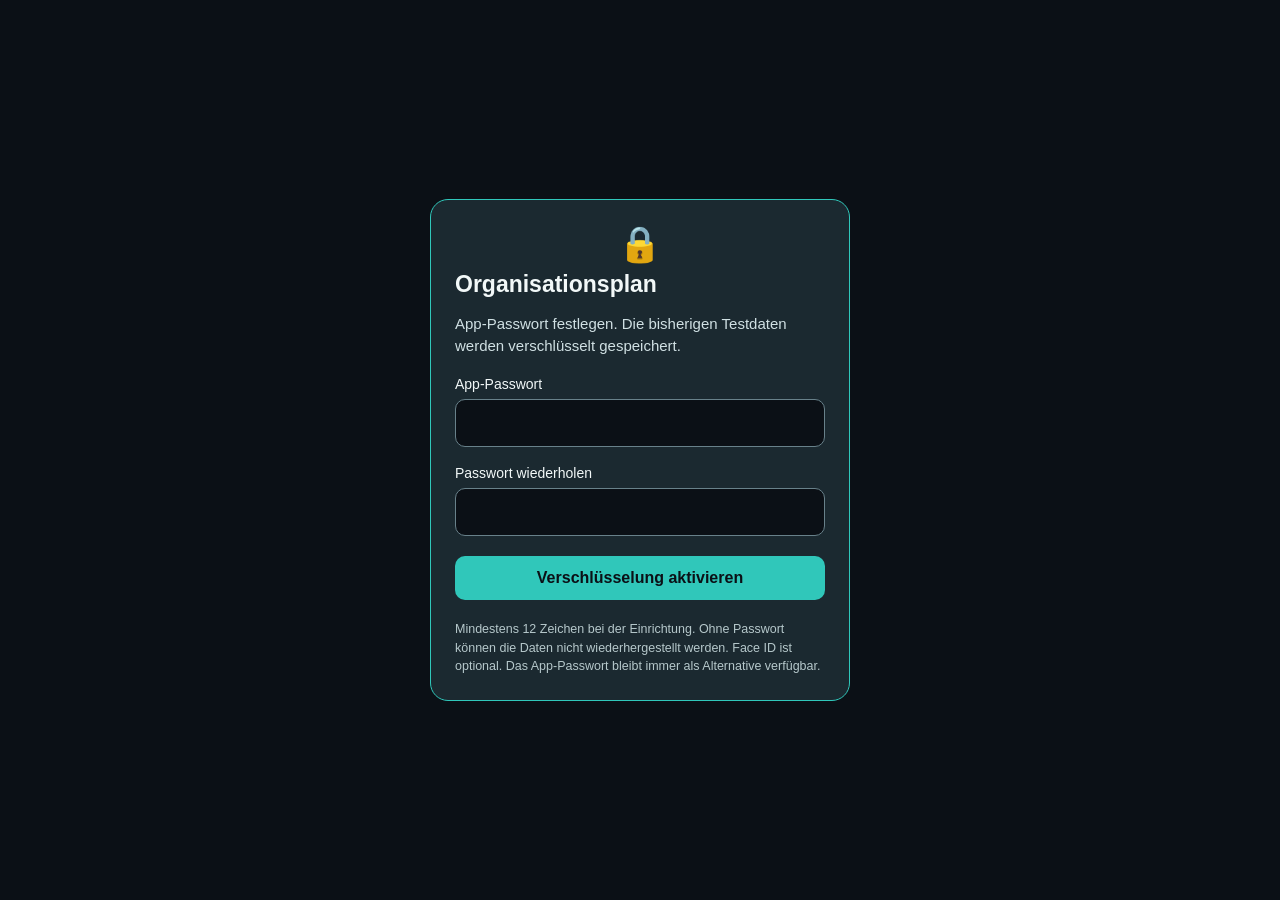
<file: index.html>
<!doctype html><html lang="de"><head><meta charset="utf-8"><meta name="viewport" content="width=device-width,initial-scale=1,viewport-fit=cover"><meta name="theme-color" content="#0B1016"><meta name="apple-mobile-web-app-capable" content="yes"><meta name="apple-mobile-web-app-title" content="Organisationsplan"><link rel="manifest" href="manifest.webmanifest"><link rel="apple-touch-icon" href="icon.svg"><title>Organisationsplan</title><link rel="stylesheet" href="style.css?v=0213face5"></head><body><main id="app"><p>Lade Organisationsplan …</p></main><nav id="tabs"><button data-tab="start">⌂<small>Start</small></button><button data-tab="bereiche">▦<small>Bereiche</small></button><button data-tab="personen">♙<small>Personen</small></button><button data-tab="suche">⌕<small>Suche</small></button><button data-tab="mehr">⋯<small>Mehr</small></button></nav><input type="file" id="excelFile" accept=".xlsx" hidden><input type="file" id="backupFile" accept=".json,application/json" hidden><script>
(function(){
 var loaded={jszip:false,excel:false,app:false},ready=false,reported=false;
 function show(code){
  if(ready||reported)return;reported=true;
  var app=document.getElementById('app');if(!app)return;
  var safe=String(code).replace(/[^a-zA-Z0-9 ._:\-]/g,'').slice(0,160);
  app.innerHTML='<section style="padding:24px;max-width:560px;margin:auto;font:16px/1.5 system-ui"><h1>Organisationsplan: Startdiagnose</h1><p>Keine Daten wurden durch diese Diagnose gelöscht.</p><p><strong>Fehlercode: '+safe+'</strong></p><p>Bitte diesen Code mitteilen. App und Website-Daten nicht löschen.</p></section>';
 }
 window.__orgplanStartupOk=function(){ready=true};
 window.__orgplanLoaded=function(name){loaded[name]=true};
 window.addEventListener('error',function(e){
  if(e.target&&e.target.tagName==='SCRIPT'){show('DATEI '+(e.target.src.split('/').pop()||'unbekannt'));return}
  show('JS '+(e.message||'unbekannt')+' ZEILE '+(e.lineno||'?'));
 },true);
 window.addEventListener('unhandledrejection',function(e){show('PROMISE '+(e.reason&&e.reason.message||'unbekannt'))});
 setTimeout(function(){if(!ready){var missing=Object.keys(loaded).filter(function(k){return !loaded[k]});show(missing.length?'NICHT GELADEN '+missing.join(','):'ALLE DATEIEN GELADEN START UNVOLLSTAENDIG')}},12000);
})();
</script><script src="jszip.min.js?v=0213face5" defer onload="window.__orgplanLoaded('jszip')" onerror="window.__orgplanLoaded('jszip')"></script><script src="excel.js?v=0213face5" defer onload="window.__orgplanLoaded('excel')"></script><script src="app.js?v=0213face5" defer onload="window.__orgplanLoaded('app')"></script></body></html>
</file>
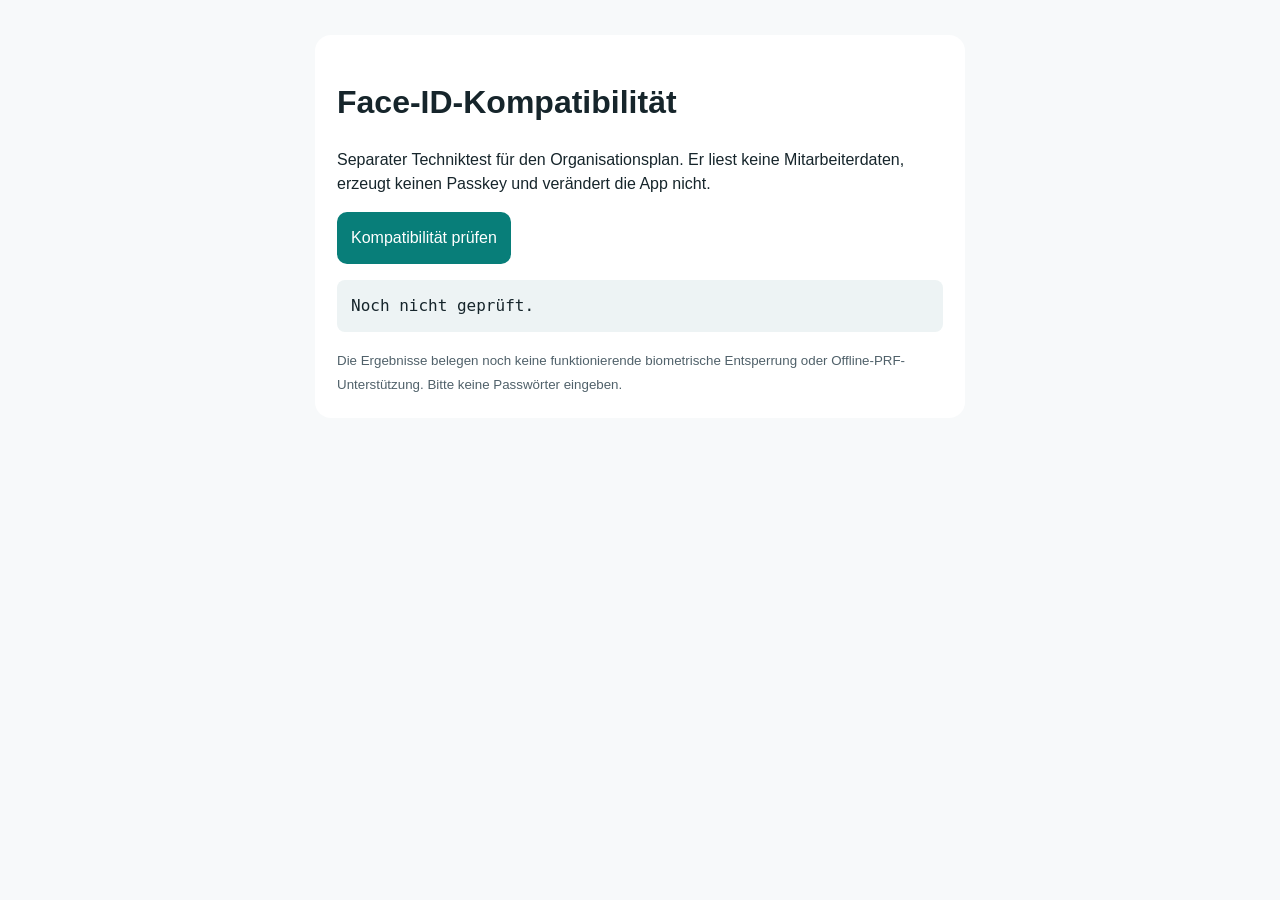
<file: faceid-kompatibilitaet.html>
<!doctype html><html lang="de"><head><meta charset="utf-8"><meta name="viewport" content="width=device-width,initial-scale=1"><title>Organisationsplan – Face-ID-Kompatibilität</title><style>body{font:16px -apple-system,BlinkMacSystemFont,sans-serif;max-width:650px;margin:35px auto;padding:0 18px;line-height:1.5;background:#f7f9fa;color:#16252b}main{background:white;padding:22px;border-radius:16px}button{background:#087e79;color:white;border:0;border-radius:10px;padding:14px;font:inherit}pre{white-space:pre-wrap;overflow-wrap:anywhere;background:#edf3f4;padding:14px;border-radius:8px}small{color:#50616a}</style></head><body><main><h1>Face-ID-Kompatibilität</h1><p>Separater Techniktest für den Organisationsplan. Er liest keine Mitarbeiterdaten, erzeugt keinen Passkey und verändert die App nicht.</p><button id="test">Kompatibilität prüfen</button><pre id="result" aria-live="polite">Noch nicht geprüft.</pre><small>Die Ergebnisse belegen noch keine funktionierende biometrische Entsperrung oder Offline-PRF-Unterstützung. Bitte keine Passwörter eingeben.</small></main><script>
const result=document.getElementById('result');document.getElementById('test').onclick=async()=>{const lines=[];lines.push('Sicherer Kontext: '+(isSecureContext?'Ja':'Nein'));lines.push('WebAuthn-Schnittstelle: '+(typeof PublicKeyCredential!=='undefined'?'Vorhanden':'Nicht vorhanden'));lines.push('Credentials-API: '+(!!navigator.credentials?'Vorhanden':'Nicht vorhanden'));if(typeof PublicKeyCredential!=='undefined'){if(typeof PublicKeyCredential.isUserVerifyingPlatformAuthenticatorAvailable==='function'){try{lines.push('Geräteauthentifikator: '+(await PublicKeyCredential.isUserVerifyingPlatformAuthenticatorAvailable()?'Verfügbar':'Nicht verfügbar'))}catch(e){lines.push('Geräteauthentifikator: Prüfung fehlgeschlagen ('+e.name+')')}}else lines.push('Geräteauthentifikator: Prüfung nicht unterstützt');if(typeof PublicKeyCredential.getClientCapabilities==='function'){try{const caps=await PublicKeyCredential.getClientCapabilities();lines.push('WebAuthn-Fähigkeiten: '+JSON.stringify(caps,null,2));lines.push('PRF gemeldet: '+(caps.prf===true?'Ja':caps.prf===false?'Nein':'Nicht ausgewiesen'))}catch(e){lines.push('WebAuthn-Fähigkeiten: Prüfung fehlgeschlagen ('+e.name+')')}}else lines.push('WebAuthn-Fähigkeiten/PRF: API nicht vorhanden oder nicht verfügbar')}result.textContent=lines.join('\n')};
</script></body></html>
</file>
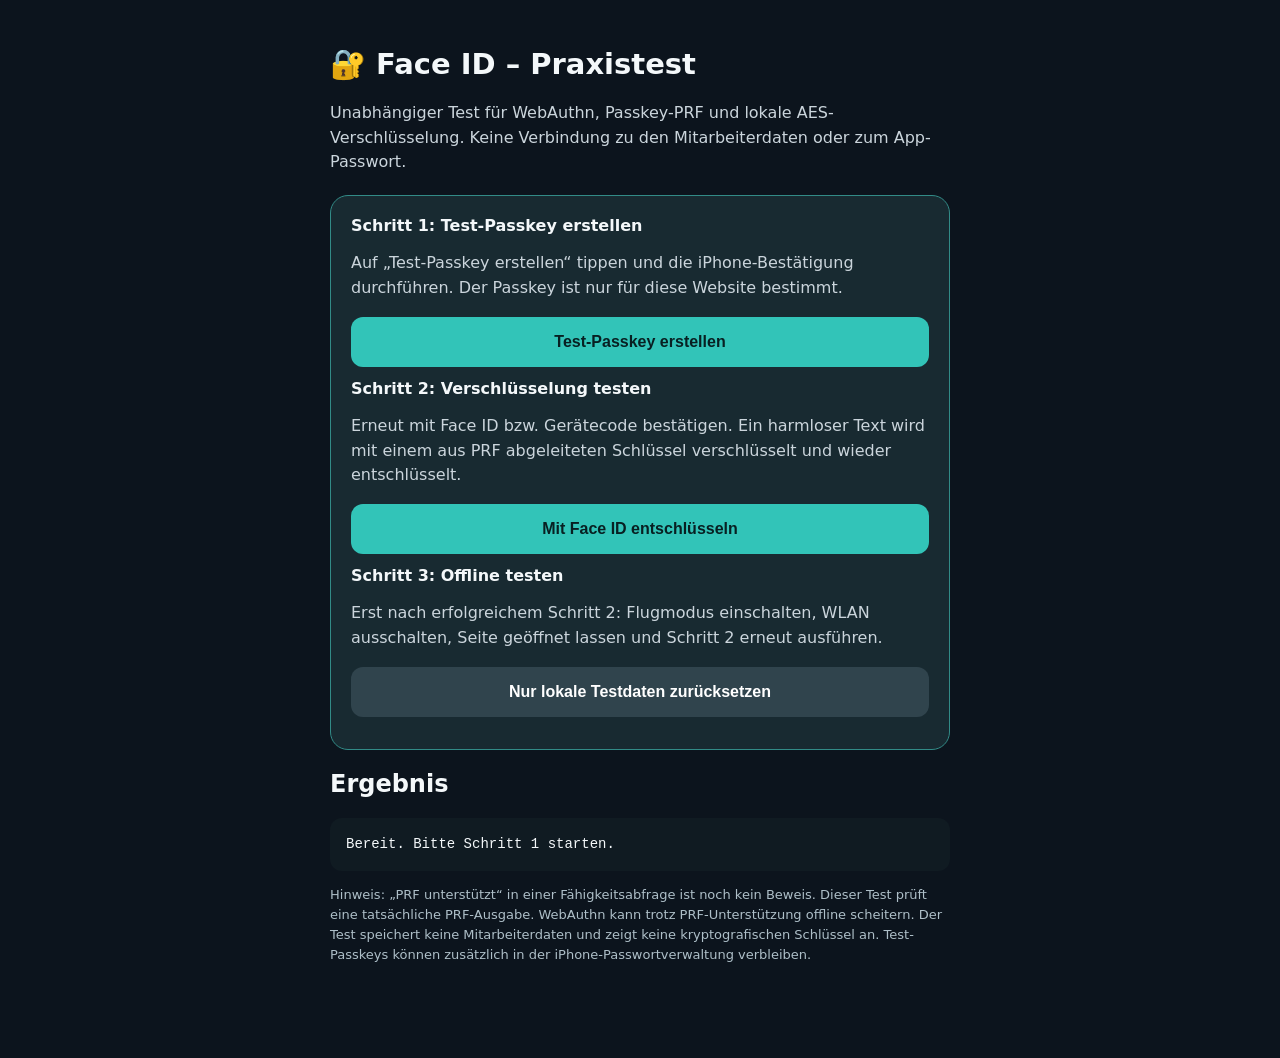
<file: faceid-prf-praxistest.html>
<!doctype html><html lang="de"><head><meta charset="utf-8"><meta name="viewport" content="width=device-width,initial-scale=1,viewport-fit=cover"><meta name="theme-color" content="#0c141d"><title>Face ID – PRF-Praxistest</title><style>:root{color-scheme:dark}*{box-sizing:border-box}body{margin:0;background:#0c141d;color:#f4f8fa;font:16px -apple-system,BlinkMacSystemFont,system-ui,sans-serif;padding:28px 18px 80px}main{max-width:620px;margin:auto}h1{font-size:29px}p{line-height:1.55;color:#cbd5dc}.panel{background:#182a31;border:1px solid #328b87;border-radius:18px;padding:20px;margin:20px 0}button{display:block;width:100%;background:#32c4b8;color:#082022;font-weight:750;border:0;border-radius:12px;padding:16px;font-size:16px;margin:12px 0}button.secondary{background:#30444d;color:white}button:disabled{opacity:.55}pre{white-space:pre-wrap;overflow-wrap:anywhere;background:#101b22;border-radius:12px;padding:16px;font-size:14px;line-height:1.5}.small{font-size:13px;color:#aebfc8}.good{color:#7de6a9}.bad{color:#ffadad}</style></head><body><main><h1>🔐 Face ID – Praxistest</h1><p>Unabhängiger Test für WebAuthn, Passkey-PRF und lokale AES-Verschlüsselung. Keine Verbindung zu den Mitarbeiterdaten oder zum App-Passwort.</p><div class="panel"><strong>Schritt 1: Test-Passkey erstellen</strong><p>Auf „Test-Passkey erstellen“ tippen und die iPhone-Bestätigung durchführen. Der Passkey ist nur für diese Website bestimmt.</p><button id="create">Test-Passkey erstellen</button><strong>Schritt 2: Verschlüsselung testen</strong><p>Erneut mit Face ID bzw. Gerätecode bestätigen. Ein harmloser Text wird mit einem aus PRF abgeleiteten Schlüssel verschlüsselt und wieder entschlüsselt.</p><button id="verify">Mit Face ID entschlüsseln</button><strong>Schritt 3: Offline testen</strong><p>Erst nach erfolgreichem Schritt 2: Flugmodus einschalten, WLAN ausschalten, Seite geöffnet lassen und Schritt 2 erneut ausführen.</p><button class="secondary" id="clear">Nur lokale Testdaten zurücksetzen</button></div><h2>Ergebnis</h2><pre id="out" aria-live="polite">Bereit. Bitte Schritt 1 starten.</pre><p class="small">Hinweis: „PRF unterstützt“ in einer Fähigkeitsabfrage ist noch kein Beweis. Dieser Test prüft eine tatsächliche PRF-Ausgabe. WebAuthn kann trotz PRF-Unterstützung offline scheitern. Der Test speichert keine Mitarbeiterdaten und zeigt keine kryptografischen Schlüssel an. Test-Passkeys können zusätzlich in der iPhone-Passwortverwaltung verbleiben.</p></main><script>
'use strict';
const $=id=>document.getElementById(id), STORE='orgplan_prf_probe_v1';
const enc=new TextEncoder(),dec=new TextDecoder();
const bytes=n=>crypto.getRandomValues(new Uint8Array(n));
const b64=b=>btoa(String.fromCharCode(...new Uint8Array(b))).replace(/\+/g,'-').replace(/\//g,'_').replace(/=+$/,'');
const unb64=s=>Uint8Array.from(atob(s.replace(/-/g,'+').replace(/_/g,'/')+'='.repeat((4-s.length%4)%4)),c=>c.charCodeAt(0));
const log=s=>{$('out').textContent=s};
const err=e=>{log('❌ '+(e?.name||'Fehler')+': '+(e?.message||String(e))+'\n\nFalls ein Passkey-Dialog abgebrochen wurde, bitte erneut versuchen.');};
const load=()=>{try{return JSON.parse(localStorage.getItem(STORE)||'null')}catch{return null}};
const save=x=>localStorage.setItem(STORE,JSON.stringify(x));
const rp=location.hostname;
async function derive(prf,salt){const raw=await crypto.subtle.digest('SHA-256',new Uint8Array([...enc.encode('Organisationsplan PRF Test v1'),...new Uint8Array(prf),...new Uint8Array(salt)]));return crypto.subtle.importKey('raw',raw,{name:'AES-GCM'},false,['encrypt','decrypt'])}
function check(){if(!isSecureContext||!window.PublicKeyCredential||!navigator.credentials||!crypto.subtle)throw Error('HTTPS, WebAuthn oder Web Crypto nicht verfügbar.');if(location.protocol==='file:')throw Error('Bitte über die GitHub-Pages-HTTPS-Adresse öffnen, nicht als lokale Datei.');}
async function create(){try{check();$('create').disabled=true;log('Passkey-Erstellung wird gestartet …');const user=bytes(24),salt=bytes(32);const credential=await navigator.credentials.create({publicKey:{challenge:bytes(32),rp:{name:'Organisationsplan – unabhängiger PRF-Test',id:rp},user:{id:user,name:'prf-test-'+b64(user).slice(0,8),displayName:'PRF-Test (keine Personendaten)'},pubKeyCredParams:[{type:'public-key',alg:-7},{type:'public-key',alg:-257}],timeout:90000,authenticatorSelection:{authenticatorAttachment:'platform',residentKey:'preferred',userVerification:'required'},attestation:'none',extensions:{prf:{eval:{first:salt}}}}});if(!credential)throw Error('Kein Passkey erstellt.');const results=credential.getClientExtensionResults?.()||{};const prf=results.prf||{};save({id:b64(credential.rawId),salt:b64(salt)});log('✅ Test-Passkey erstellt.\nPRF bei Erstellung: '+(prf.enabled===true?'aktiv':prf.enabled===false?'nicht unterstützt':'nicht ausgewiesen')+'\nPRF-Ausgabe bei Erstellung: '+(prf.results?.first?'vorhanden':'nicht vorhanden')+'\n\nJetzt Schritt 2 ausführen.');}catch(e){err(e)}finally{$('create').disabled=false}}
async function verify(){try{check();$('verify').disabled=true;const state=load();if(!state)throw Error('Bitte zuerst Schritt 1 ausführen.');log('Passkey-Abfrage wird gestartet …');const salt=unb64(state.salt);const cred=await navigator.credentials.get({publicKey:{challenge:bytes(32),rpId:rp,allowCredentials:[{type:'public-key',id:unb64(state.id)}],userVerification:'required',timeout:90000,extensions:{prf:{eval:{first:salt}}}}});if(!cred)throw Error('Keine Passkey-Bestätigung erhalten.');const ext=cred.getClientExtensionResults?.()||{};const prf=ext.prf||{};if(!prf.results?.first){log('⚠️ Passkey-Bestätigung erfolgreich, aber KEINE PRF-Ausgabe vorhanden.\nPRF enabled: '+String(prf.enabled)+'\n\nDamit ist eine sichere PRF-basierte Datenentsperrung noch nicht nachgewiesen.');return;}const key=await derive(prf.results.first,salt),iv=bytes(12),plain=enc.encode('PRF-Test: Die Entschlüsselung funktioniert.');const cipher=await crypto.subtle.encrypt({name:'AES-GCM',iv},key,plain);const decrypted=dec.decode(await crypto.subtle.decrypt({name:'AES-GCM',iv},key,cipher));if(decrypted!=='PRF-Test: Die Entschlüsselung funktioniert.')throw Error('Testtext stimmt nicht überein.');log('✅ Passkey-Bestätigung erfolgreich.\n✅ PRF-Ausgabe tatsächlich vorhanden.\n✅ AES-GCM-Verschlüsselung und Entschlüsselung erfolgreich.\n\n'+decrypted+'\n\nJetzt optional im Flugmodus mit ausgeschaltetem WLAN erneut Schritt 2 ausführen.');}catch(e){err(e)}finally{$('verify').disabled=false}}
$('create').addEventListener('click',create);$('verify').addEventListener('click',verify);$('clear').addEventListener('click',()=>{localStorage.removeItem(STORE);log('Lokale Testdaten entfernt. Ein eventuell angelegter Passkey muss bei Bedarf separat in den iPhone-Einstellungen gelöscht werden.');});
if(load())log('Gespeicherter Test-Passkey gefunden. Du kannst direkt Schritt 2 ausführen oder einen neuen Test-Passkey erstellen.');
</script></body></html>
</file>
<file: style.css>
:root{--bg:#0b1016;--card:#1b2930;--card2:#253940;--fg:#f2f8f8;--muted:#a4b6bb;--accent:#30c7ba}*{box-sizing:border-box}body{margin:0;background:var(--bg);color:var(--fg);font:15px -apple-system,BlinkMacSystemFont,"Segoe UI",sans-serif}main{max-width:740px;margin:auto;padding:22px 16px 110px}header small{color:var(--accent);letter-spacing:2px;font-size:10px}h1{font-size:30px;margin:6px 0 18px}h2{font-size:18px;margin:24px 0 12px}h3{font-size:16px;margin:8px 0}p{line-height:1.5}button,input{font:inherit}button{cursor:pointer}button:disabled{opacity:.4}.search{display:flex;background:var(--card);padding:13px;border-radius:14px;gap:8px;align-items:center}.search input{background:none;border:0;outline:none;color:var(--fg);width:100%;font-size:16px}.grid{display:grid;grid-template-columns:repeat(2,minmax(0,1fr));gap:10px}.tile,.card,.person,.rowcard{background:var(--card);border:0;color:var(--fg);border-radius:14px;padding:15px;text-align:left;width:100%}.tile{min-height:95px}.tile strong,.person strong{display:block;margin:8px 0 4px}.tile small,.person small,.muted{color:var(--muted)}.tile span{color:var(--accent);font-size:23px}.sectionhead{display:flex;justify-content:space-between;align-items:center;gap:8px}.link{color:var(--accent);background:none;border:0;padding:8px 0}.rowcard{display:flex;align-items:center;justify-content:space-between;margin:7px 0;gap:10px}.rowcard .content{flex:1;min-width:0}.rowcard small{display:block;color:var(--muted);margin-top:5px}.chev{color:var(--accent)}.scrollx{display:flex;gap:10px;overflow-x:auto;padding-bottom:8px}.scrollx .person{min-width:175px;max-width:175px}.pill{border:1px solid #45616a;border-radius:9px;background:transparent;color:var(--fg);padding:8px 10px}.pill.active{border-color:var(--accent);color:var(--accent)}.block{background:var(--card);border-radius:14px;padding:14px;margin:10px 0}.subblock{background:var(--card2);border-radius:10px;padding:12px;margin:10px 0;white-space:pre-wrap;overflow-wrap:anywhere}.columns{display:grid;grid-template-columns:1fr 1fr;gap:10px}.columns .rowcard{padding:9px;display:block}.columns .rowcard strong{font-size:13px;overflow-wrap:anywhere}.columns .rowcard small{font-size:11px}.label{font-size:12px;color:var(--accent);font-weight:700;margin:8px 0}.detail{margin-top:8px}.detail summary{cursor:pointer;list-style:none}.detail summary::-webkit-details-marker{display:none}.contact{display:grid;grid-template-columns:1fr 1fr;gap:10px}.contact .block{margin:0}.contact strong{font-size:22px}.muted{font-size:13px}.actions{display:flex;gap:8px;flex-wrap:wrap;margin:12px 0}#tabs{position:fixed;bottom:0;left:0;right:0;background:#101b21;border-top:1px solid #30434a;display:flex;justify-content:space-around;padding:9px 8px calc(9px + env(safe-area-inset-bottom));z-index:10}#tabs button{color:#8fa4ab;background:none;border:0;font-size:23px;min-width:60px}#tabs button.active{color:var(--accent)}#tabs small{display:block;font-size:11px}.note{border-left:3px solid var(--accent);padding:8px 12px;background:var(--card);border-radius:6px}.hidden{display:none}.back{margin-bottom:16px}.warning{color:#ffca8b}a{color:var(--accent);text-decoration:none}body.light{--bg:#f3f7f8;--card:#fff;--card2:#e9f2f3;--fg:#13282e;--muted:#5d747a}body.light #tabs{background:#fff}body.light .search input{color:var(--fg)}

.warnings{max-height:300px;overflow-y:auto}.warnings p{border-bottom:1px solid #45616a;padding:8px 0;font-size:12px;overflow-wrap:anywhere}.block .pill{margin:5px 5px 5px 0}summary{cursor:pointer}

/* V0.2.2: lange Namen auf kleinen iPhones sicher umbrechen */
.grid > *, .tile, .card, .block, .person, .rowcard, .sectionhead > *, .columns > *, .contact > * {min-width:0;max-width:100%;}
.tile {display:flex;flex-direction:column;align-items:flex-start;justify-content:flex-start;overflow-wrap:anywhere;word-break:normal;hyphens:auto;}
.tile strong {max-width:100%;font-size:clamp(13px,3.5vw,17px);line-height:1.28;overflow-wrap:anywhere;hyphens:auto;}
.tile small {display:block;max-width:100%;line-height:1.4;overflow-wrap:anywhere;}
.block strong,.rowcard strong,.person strong,h1,h2,h3,.sectionhead,.rowcard,.block {overflow-wrap:anywhere;hyphens:auto;}
.sectionhead {align-items:flex-start;}
.sectionhead h2 {min-width:0;}
.sectionhead .link {flex-shrink:0;}
.import-filename {display:-webkit-box;-webkit-box-orient:vertical;-webkit-line-clamp:2;line-clamp:2;overflow:hidden;overflow-wrap:anywhere;word-break:break-word;}
@media(max-width:360px){.tile{padding:12px}.grid{gap:8px}.tile strong{font-size:13px}}

/* V0.2.3: Sachgebietsleitung im Kopf hervorheben */
.leader-preview{margin-top:7px;color:var(--fg);font-size:13px;line-height:1.4}.leader-label{color:var(--accent);font-weight:700}.leader-detail{border-left:3px solid var(--accent);padding-left:10px;margin:12px 0 16px}.detail summary{overflow-wrap:anywhere}

/* V0.2.4: kompakte Diensthandy-Zeile */
.mobile-row{padding:9px 12px;margin:9px 0;gap:8px;min-height:0}.mobile-row span{min-width:0;overflow-wrap:anywhere;font-size:13px}.mobile-row small{font-size:10px;margin-top:2px}.mobile-row .pill{padding:5px 8px;flex-shrink:0}.mobile-row a{font-size:12px;flex-shrink:0}

/* V0.2.5: konsistente Pfeile und Sonderzuständigkeiten */
.columns .rowcard{display:flex;align-items:center;justify-content:space-between}
.rowcard .chev{flex-shrink:0;font-size:21px;line-height:1}
.special-person .content{flex:1;min-width:0}
.special-person strong{display:block}
.no-profile-label{font-size:11px;color:var(--muted);white-space:nowrap;flex-shrink:0}
.special-notes{font-size:13px;color:var(--muted);line-height:1.45;margin:10px 0 12px}
.special-notes p{margin:6px 0}
.rating-hint{margin:7px 3px 12px}
#rating-results h3{color:var(--accent);margin:14px 0 8px}

/* V0.2.6: update notification, independent from page rendering */
#orgplan-update{position:fixed;z-index:9999;left:12px;right:12px;bottom:calc(78px + env(safe-area-inset-bottom));display:flex;align-items:center;gap:9px;padding:12px;border-radius:14px;background:#1B2930;color:#F2F8F8;border:1px solid #30C7BA;box-shadow:0 5px 20px #0006;font-size:13px}
#orgplan-update span{flex:1}
#orgplan-update button{border:0;border-radius:8px;padding:9px;background:#30C7BA;color:#0B1016;font-weight:700;white-space:nowrap}
#orgplan-update #orgplan-update-close{background:transparent;color:#F2F8F8;font-size:20px;padding:4px}

/* V0.2.7: secure backup password dialog */
.backup-overlay{position:fixed;inset:0;z-index:10000;background:#000b;display:flex;align-items:center;justify-content:center;padding:18px}
.backup-dialog{background:#1B2930;color:#F2F8F8;border:1px solid #30C7BA;border-radius:16px;padding:20px;width:min(100%,420px);box-shadow:0 10px 40px #0009}
.backup-dialog h2{margin:0 0 10px}.backup-dialog label{display:block;font-size:14px;margin:14px 0}.backup-dialog input{display:block;box-sizing:border-box;width:100%;margin-top:7px;padding:12px;border-radius:9px;background:#0B1016;color:#F2F8F8;border:1px solid #60787e;font-size:16px}
.backup-actions{display:flex;justify-content:flex-end;gap:9px;margin-top:14px}.backup-actions button{border:0;border-radius:8px;padding:11px;background:#30C7BA;color:#0B1016;font-weight:700}.backup-actions [data-cancel]{background:#344A50;color:#F2F8F8}.backup-error{color:#ffadad;font-size:13px}

/* V0.2.8: accent selection and preview */
.accent-options{display:grid;grid-template-columns:repeat(3,minmax(0,1fr));gap:10px;margin:12px 0}.accent-option{border:1px solid #45616a;border-radius:12px;background:var(--card);color:var(--fg);padding:12px 5px;display:flex;flex-direction:column;align-items:center;gap:7px}.accent-option.selected{border:2px solid var(--accent)}.accent-dot{width:38px;height:38px;border-radius:50%;display:grid;place-items:center;color:#0b1016;font-weight:800;font-size:19px}.accent-option small{font-size:11px}.design-preview .label{font-size:14px}.design-preview strong{font-size:17px}
#orgplan-update{border-color:var(--accent)}#orgplan-update #orgplan-update-btn{background:var(--accent)}

/* V0.2.10: five tabs and people directory */
#tabs{justify-content:space-between;gap:0;padding-left:4px;padding-right:4px}
#tabs button{flex:1;min-width:0;padding:4px 0;font-size:22px;line-height:1.15}
#tabs small{font-size:10px;margin-top:4px}
.persons-total{color:var(--accent);font-weight:700;margin:0 0 18px}
.persons-sort-label{display:block;color:var(--muted);font-size:13px;margin:8px 0}
.persons-sort{display:block;width:100%;background:var(--card);color:var(--fg);border:1px solid #45616a;border-radius:12px;padding:12px;font-size:16px;margin-bottom:16px}
.persons-group{margin:20px 0 28px}
.persons-group .sectionhead{align-items:center}
.persons-group h2{margin:0 0 8px}
.persons-group-count{color:var(--muted);font-size:12px;white-space:nowrap}

/* V0.2.13 secure lock screen */
html.security-locked #app,html.security-locked #tabs,html.security-locked #orgplan-update{visibility:hidden!important}
#security-screen{position:fixed;inset:0;z-index:20000;background:#0b1016;color:#f2f8f8;display:flex;align-items:center;justify-content:center;padding:20px;box-sizing:border-box}
#security-form{width:min(100%,420px);background:#1b2930;border:1px solid #30c7ba;border-radius:18px;padding:24px;box-sizing:border-box}
#security-form h1{font-size:23px;margin:6px 0 10px}#security-form p{color:#d0e0e3;line-height:1.5}#security-form label{display:block;margin:18px 0 10px;font-size:14px}
#security-form input{display:block;width:100%;box-sizing:border-box;font-size:17px;border:1px solid #68818a;border-radius:10px;padding:13px;background:#0b1016;color:white;margin-top:7px}
#security-form button{width:100%;padding:13px;margin:10px 0;border:0;border-radius:10px;background:#30c7ba;color:#0b1016;font-size:16px;font-weight:700}
#security-form button:disabled{opacity:.6}#security-form small{display:block;color:#b6c8cb;line-height:1.5;margin-top:10px}
#security-error{color:#ffb4b4!important}.security-symbol{text-align:center;font-size:35px}
</file>
